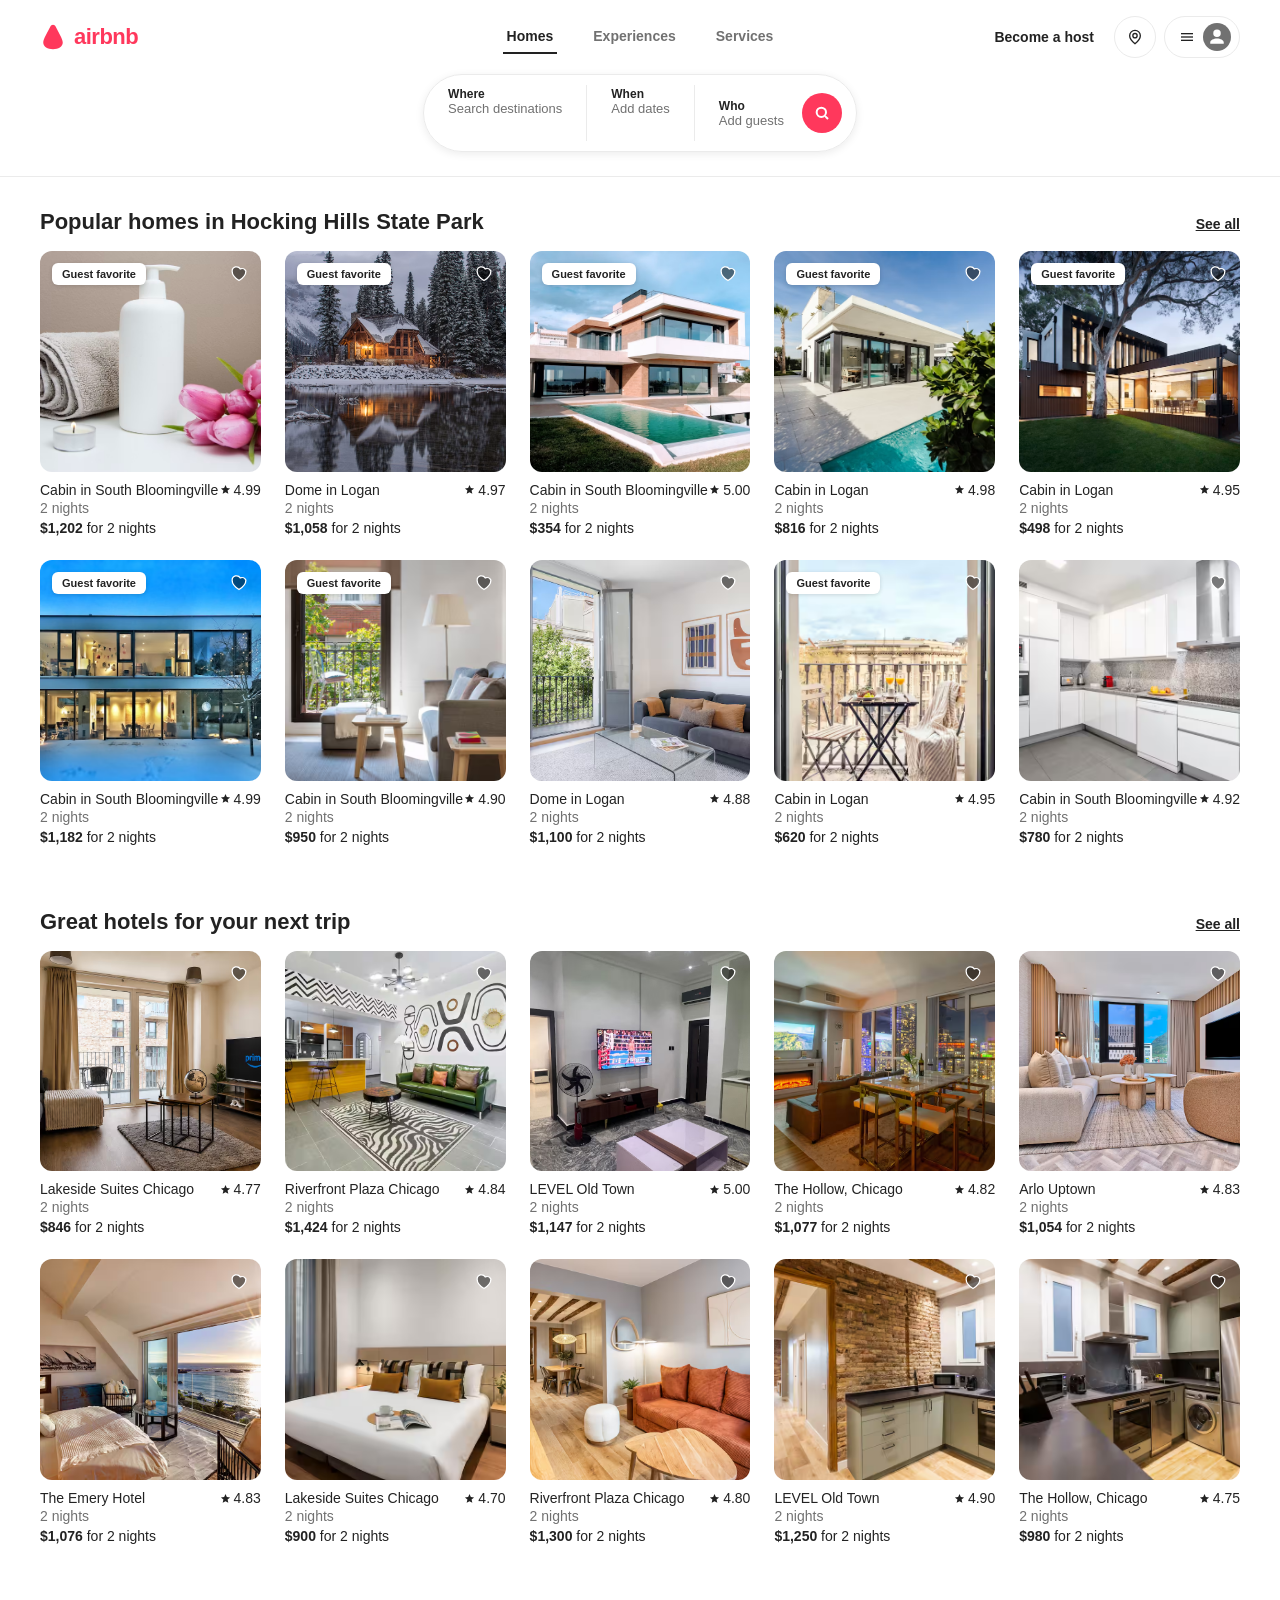
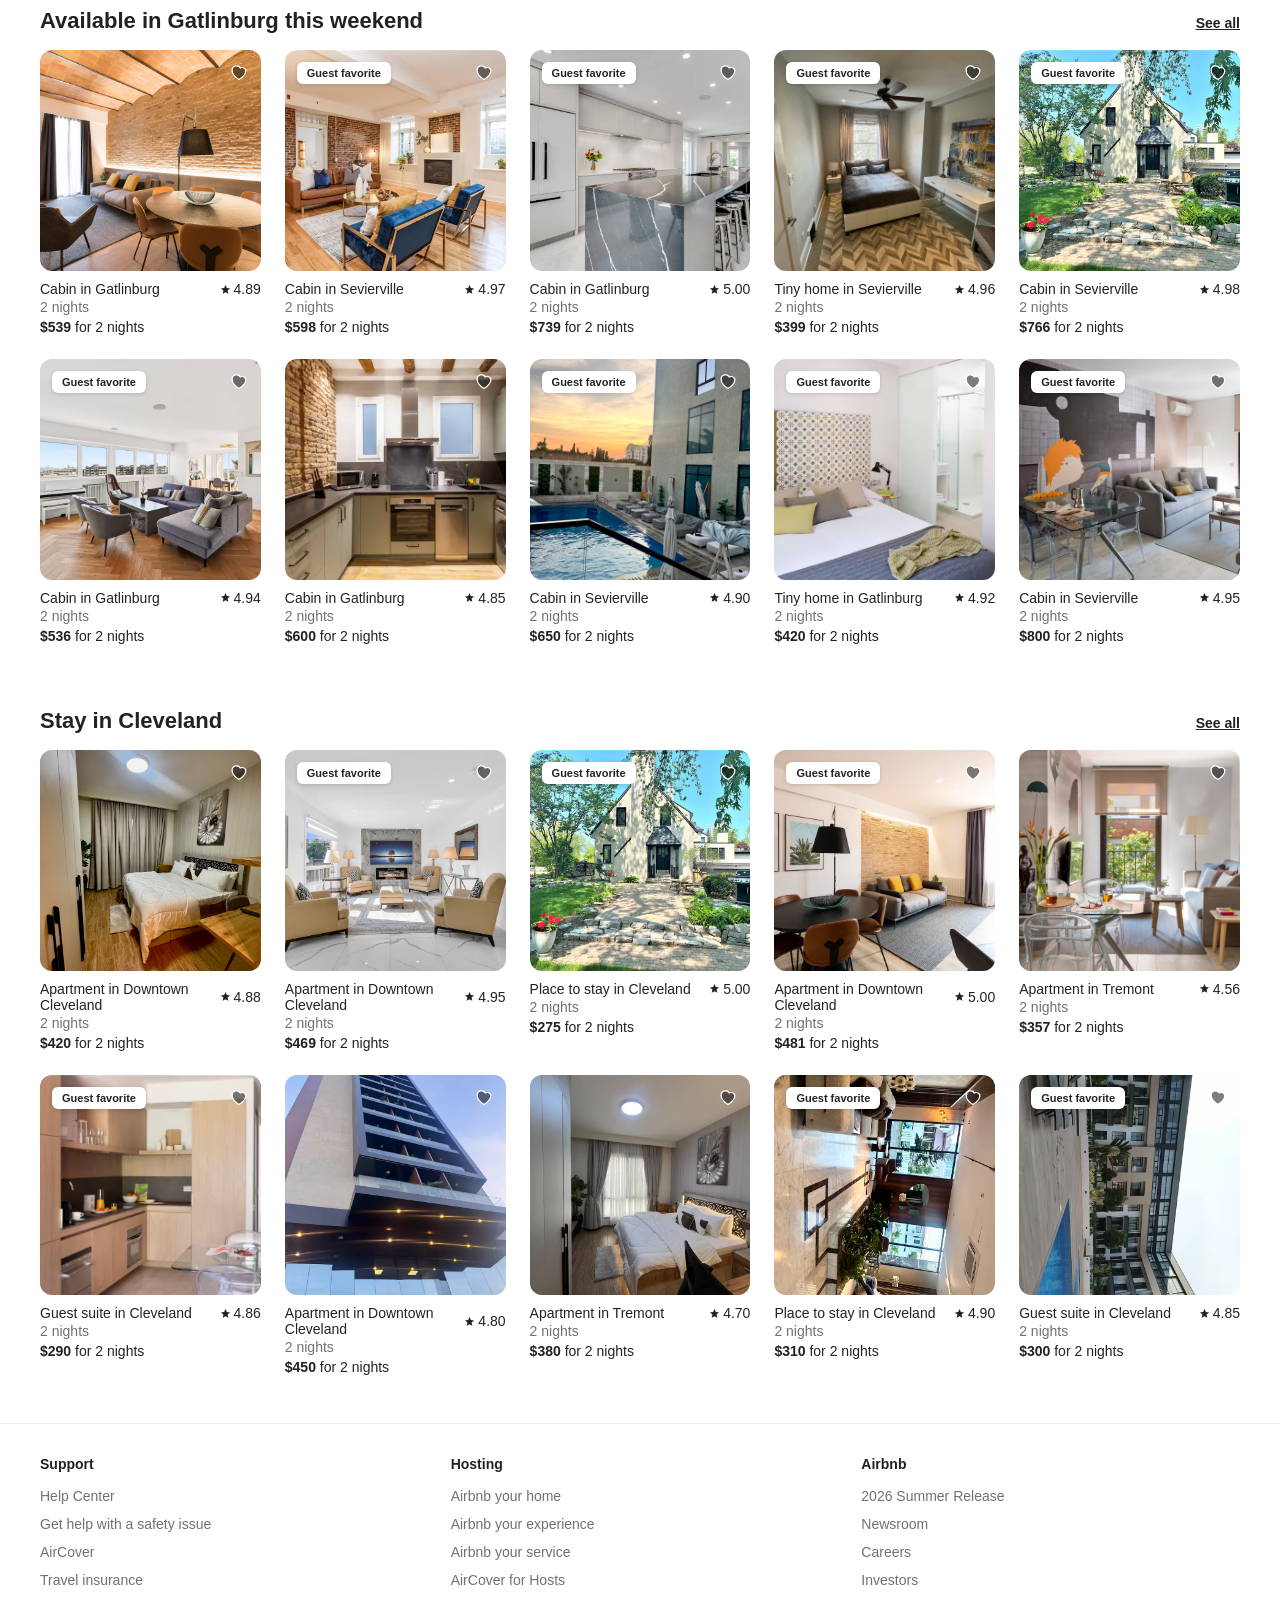
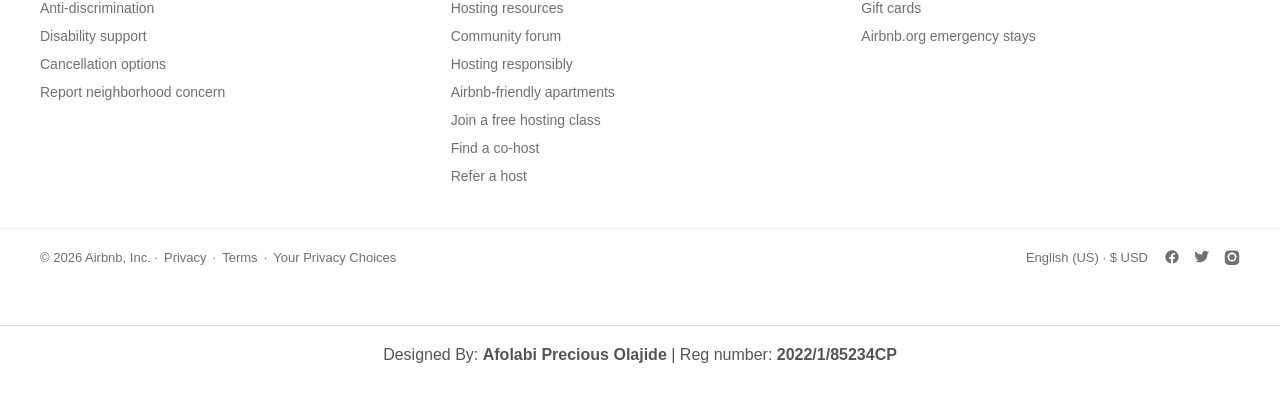
<file: index.html>
<!DOCTYPE html>
<html lang="en">
<head>
<meta charset="UTF-8">
<meta name="viewport" content="width=device-width, initial-scale=1.0">
<title>Airbnb | Vacation rentals, cabins, beach houses, & more</title>
<style>
  :root{
    --airbnb-red:#FF385C;
    --airbnb-red-dark:#D93B57;
    --ink:#222222;
    --gray:#717171;
    --gray-light:#B0B0B0;
    --line:#EBEBEB;
    --bg:#FFFFFF;
  }
  *{box-sizing:border-box;}
  body{
    margin:0;
    font-family:-apple-system,BlinkMacSystemFont,"Segoe UI",Roboto,Helvetica,Arial,sans-serif;
    color:var(--ink);
    background:var(--bg);
    -webkit-font-smoothing:antialiased;
  }
  a{color:inherit;text-decoration:none;}
  img{display:block;max-width:100%;}
  /* Header */
  header{border-bottom:1px solid var(--line);position:sticky;top:0;background:#fff;z-index:20;}
  .headerbar{display:grid;grid-template-columns:1fr auto 1fr;align-items:center;padding:16px 40px;max-width:1760px;margin:0 auto;gap:16px;}
  .logo{display:flex;align-items:center;gap:8px;font-weight:700;font-size:22px;color:var(--airbnb-red);letter-spacing:-.5px;}
  .logo svg{width:26px;height:26px;}
  .nav-tabs{display:flex;justify-content:center;gap:32px;}
  .nav-tabs a{font-size:14px;font-weight:600;color:var(--gray);padding:8px 4px;border-bottom:2px solid transparent;}
  .nav-tabs a.active{color:var(--ink);border-color:var(--ink);}
  .nav-tabs a:hover{color:var(--ink);}
  .header-right{display:flex;justify-content:flex-end;align-items:center;gap:8px;}
  .become-host{font-size:14px;font-weight:600;padding:12px 12px;border-radius:22px;white-space:nowrap;}
  .become-host:hover{background:#F7F7F7;}
  .icon-btn{width:42px;height:42px;border-radius:50%;border:1px solid var(--line);display:flex;align-items:center;justify-content:center;cursor:pointer;}
  .icon-btn:hover{box-shadow:0 2px 4px rgba(0,0,0,.18);}
  .icon-btn svg{width:16px;height:16px;color:var(--ink);}
  .profile-pill{display:flex;align-items:center;gap:8px;border:1px solid var(--line);border-radius:24px;padding:6px 8px 6px 14px;cursor:pointer;}
  .profile-pill:hover{box-shadow:0 2px 4px rgba(0,0,0,.18);}
  .profile-pill svg{width:16px;height:16px;}
  .profile-pill .avatar{width:28px;height:28px;border-radius:50%;background:#717171;display:flex;align-items:center;justify-content:center;}
  .profile-pill .avatar svg{width:18px;height:18px;color:#fff;}
  /* Search bar */
  .search-row{display:flex;justify-content:center;padding:0 40px 24px;}
  .search-pill{display:flex;align-items:stretch;border:1px solid var(--line);border-radius:40px;box-shadow:0 2px 8px rgba(0,0,0,.08);overflow:hidden;}
  .search-seg{padding:12px 24px;cursor:pointer;transition:background .15s;}
  .search-seg:hover{background:#F0F0F0;}
  .search-seg .label{font-size:12px;font-weight:700;}
  .search-seg .value{font-size:13px;color:var(--gray);}
  .search-seg.who{display:flex;align-items:center;gap:12px;padding-right:8px;}
  .search-btn{width:40px;height:40px;border-radius:50%;background:var(--airbnb-red);display:flex;align-items:center;justify-content:center;border:none;cursor:pointer;margin:6px;}
  .search-btn svg{width:16px;height:16px;color:#fff;}
  .divider-v{width:1px;background:var(--line);margin:10px 0;}
  /* Listing sections */
  .section{padding:32px 40px;max-width:1760px;margin:0 auto;}
  .section-head{display:flex;justify-content:space-between;align-items:baseline;margin-bottom:16px;}
  .section-head h2{font-size:22px;margin:0;font-weight:700;}
  .see-all{font-size:14px;font-weight:600;text-decoration:underline;white-space:nowrap;}
  .carousel{display:grid;grid-template-columns:repeat(6,1fr);gap:24px;}
  .card{cursor:pointer;}
  .card .thumb-wrap{position:relative;border-radius:12px;overflow:hidden;aspect-ratio:1/1;background:#f2f2f2;}
  .card .thumb-wrap img{width:100%;height:100%;object-fit:cover;}
  .badge{position:absolute;top:12px;left:12px;background:#fff;color:var(--ink);font-size:11px;font-weight:700;padding:5px 10px;border-radius:6px;box-shadow:0 1px 4px rgba(0,0,0,.15);}
  .heart{position:absolute;top:12px;right:12px;width:20px;height:20px;color:rgba(0,0,0,.5);}
  .card .meta{display:flex;justify-content:space-between;margin-top:10px;font-size:14px;}
  .card .title{font-weight:400;color:var(--ink);}
  .card .rating{display:flex;align-items:center;gap:3px;flex:0 0 auto;}
  .card .rating svg{width:11px;height:11px;fill:var(--ink);}
  .card .sub{color:var(--gray);font-size:14px;margin-top:2px;}
  .card .price{margin-top:4px;font-size:14px;}
  .card .price strong{font-weight:600;}
  @media(max-width:1400px){.carousel{grid-template-columns:repeat(5,1fr);}}
  @media(max-width:1180px){.carousel{grid-template-columns:repeat(4,1fr);}}
  @media(max-width:900px){.carousel{grid-template-columns:repeat(3,1fr);} .nav-tabs{display:none;}}
  @media(max-width:640px){.carousel{grid-template-columns:repeat(2,1fr);} .search-seg .label,.search-seg .value{font-size:11px;}}
  /* Footer */
  footer{border-top:1px solid var(--line);padding-top:32px;margin-top:16px;}
  .footer-grid{max-width:1760px;margin:0 auto;padding:0 40px 32px;display:grid;grid-template-columns:repeat(3,1fr);gap:32px;}
  .footer-col h5{font-size:14px;margin:0 0 16px;font-weight:600;}
  .footer-col ul{list-style:none;margin:0;padding:0;}
  .footer-col li{margin-bottom:12px;font-size:14px;color:var(--gray);}
  .footer-col a:hover{text-decoration:underline;}
  .footer-bottom{max-width:1760px;margin:0 auto;padding:20px 40px;border-top:1px solid var(--line);display:flex;flex-wrap:wrap;justify-content:space-between;align-items:center;gap:12px;font-size:13px;color:var(--gray);}
  .footer-bottom .legal{display:flex;gap:6px;flex-wrap:wrap;}
  .footer-bottom .right{display:flex;align-items:center;gap:16px;}
  .socials{display:flex;gap:14px;}
  .socials svg{width:16px;height:16px;color:var(--gray);}
  @media(max-width:860px){.footer-grid{grid-template-columns:1fr;}}
</style>
</head>
<body>
<header>
  <div class="headerbar">
    <div class="logo">
      <svg viewBox="0 0 32 32" fill="currentColor"><path d="M16 1c-1.4 0-2.6.9-3.2 2.2C9.6 9.8 4 18.4 4 22.8 4 27.9 9.4 31 16 31s12-3.1 12-8.2c0-4.4-5.6-13-8.8-19.6C18.6 1.9 17.4 1 16 1z"/></svg>
      airbnb
    </div>
    <nav class="nav-tabs">
      <a href="#" class="active">Homes</a>
      <a href="#">Experiences</a>
      <a href="#">Services</a>
    </nav>
    <div class="header-right">
      <a class="become-host" href="#">Become a host</a>
      <div class="icon-btn">
        <svg viewBox="0 0 24 24" fill="none" stroke="currentColor" stroke-width="2"><circle cx="12" cy="10" r="3.2"/><path d="M12 2a8 8 0 00-8 8c0 5.5 8 12 8 12s8-6.5 8-12a8 8 0 00-8-8z"/></svg>
      </div>
      <div class="profile-pill">
        <svg viewBox="0 0 24 24" fill="none" stroke="currentColor" stroke-width="2"><line x1="3" y1="7" x2="21" y2="7"/><line x1="3" y1="12" x2="21" y2="12"/><line x1="3" y1="17" x2="21" y2="17"/></svg>
        <div class="avatar"><svg viewBox="0 0 24 24" fill="currentColor"><path d="M12 12a5 5 0 100-10 5 5 0 000 10zm0 2c-4.4 0-9 2.2-9 5v2h18v-2c0-2.8-4.6-5-9-5z"/></svg></div>
      </div>
    </div>
  </div>
  <div class="search-row">
    <div class="search-pill">
      <div class="search-seg">
        <div class="label">Where</div>
        <div class="value">Search destinations</div>
      </div>
      <div class="divider-v"></div>
      <div class="search-seg">
        <div class="label">When</div>
        <div class="value">Add dates</div>
      </div>
      <div class="divider-v"></div>
      <div class="search-seg who">
        <div>
          <div class="label">Who</div>
          <div class="value">Add guests</div>
        </div>
        <button class="search-btn">
          <svg viewBox="0 0 24 24" fill="none" stroke="currentColor" stroke-width="3"><circle cx="11" cy="11" r="7"/><line x1="21" y1="21" x2="16.65" y2="16.65"/></svg>
        </button>
      </div>
    </div>
  </div>
</header>
<main id="listings"></main>
<footer>
  <div class="footer-grid">
    <div class="footer-col">
      <h5>Support</h5>
      <ul>
        <li><a href="Project.html">Help Center</a></li>
        <li><a href="#">Get help with a safety issue</a></li>
        <li><a href="#">AirCover</a></li>
        <li><a href="#">Travel insurance</a></li>
        <li><a href="#">Anti-discrimination</a></li>
        <li><a href="#">Disability support</a></li>
        <li><a href="#">Cancellation options</a></li>
        <li><a href="#">Report neighborhood concern</a></li>
      </ul>
    </div>
    <div class="footer-col">
      <h5>Hosting</h5>
      <ul>
        <li><a href="#">Airbnb your home</a></li>
        <li><a href="#">Airbnb your experience</a></li>
        <li><a href="#">Airbnb your service</a></li>
        <li><a href="#">AirCover for Hosts</a></li>
        <li><a href="#">Hosting resources</a></li>
        <li><a href="#">Community forum</a></li>
        <li><a href="#">Hosting responsibly</a></li>
        <li><a href="#">Airbnb-friendly apartments</a></li>
        <li><a href="#">Join a free hosting class</a></li>
        <li><a href="#">Find a co-host</a></li>
        <li><a href="#">Refer a host</a></li>
      </ul>
    </div>
    <div class="footer-col">
      <h5>Airbnb</h5>
      <ul>
        <li><a href="#">2026 Summer Release</a></li>
        <li><a href="#">Newsroom</a></li>
        <li><a href="#">Careers</a></li>
        <li><a href="#">Investors</a></li>
        <li><a href="#">Gift cards</a></li>
        <li><a href="#">Airbnb.org emergency stays</a></li>
      </ul>
    </div>
  </div>
  <div class="footer-bottom">
    <div class="legal">© 2026 Airbnb, Inc. · <a href="#">Privacy</a> · <a href="#">Terms</a> · <a href="#">Your Privacy Choices</a></div>
    <div class="right">
      <span>English (US) · $ USD</span>
      <div class="socials">
        <svg viewBox="0 0 24 24" fill="currentColor"><path d="M22 12a10 10 0 10-11.6 9.9v-7H7.9V12h2.5V9.8c0-2.5 1.5-3.9 3.8-3.9 1.1 0 2.2.2 2.2.2v2.4h-1.2c-1.2 0-1.6.8-1.6 1.6V12h2.8l-.4 2.9h-2.4v7A10 10 0 0022 12z"/></svg>
        <svg viewBox="0 0 24 24" fill="currentColor"><path d="M23 4.9c-.8.4-1.6.6-2.5.7.9-.5 1.6-1.4 1.9-2.4-.8.5-1.8.9-2.7 1.1a4.3 4.3 0 00-7.4 3.9A12.2 12.2 0 012 3.9a4.3 4.3 0 001.3 5.7c-.7 0-1.4-.2-2-.5v.1c0 2.1 1.5 3.8 3.4 4.2-.6.2-1.3.2-1.9.1.5 1.7 2.1 2.9 4 3A8.6 8.6 0 012 18.4 12.2 12.2 0 008.3 20c7.5 0 11.7-6.3 11.7-11.7v-.5c.8-.6 1.5-1.3 2-2.1z"/></svg>
        <svg viewBox="0 0 24 24" fill="currentColor"><path d="M12 2.2c3.2 0 3.6 0 4.9.1 1.2.1 2 .3 2.4.5a4.9 4.9 0 011.8 1.2 4.9 4.9 0 011.2 1.8c.2.4.4 1.2.5 2.4.1 1.3.1 1.7.1 4.9s0 3.6-.1 4.9c-.1 1.2-.3 2-.5 2.4a4.9 4.9 0 01-1.2 1.8 4.9 4.9 0 01-1.8 1.2c-.4.2-1.2.4-2.4.5-1.3.1-1.7.1-4.9.1s-3.6 0-4.9-.1c-1.2-.1-2-.3-2.4-.5a4.9 4.9 0 01-1.8-1.2 4.9 4.9 0 01-1.2-1.8c-.2-.4-.4-1.2-.5-2.4-.1-1.3-.1-1.7-.1-4.9s0-3.6.1-4.9c.1-1.2.3-2 .5-2.4a4.9 4.9 0 011.2-1.8 4.9 4.9 0 011.8-1.2c.4-.2 1.2-.4 2.4-.5C8.4 2.2 8.8 2.2 12 2.2zm0 3.1a6.7 6.7 0 100 13.4 6.7 6.7 0 000-13.4zm0 11a4.3 4.3 0 110-8.6 4.3 4.3 0 010 8.6zm7-11.3a1.6 1.6 0 11-3.1 0 1.6 1.6 0 013.1 0z"/></svg>
      </div>
    </div>
  </div>
</footer>
<script>
  const sections = [
    {
      title: "Popular homes in Hocking Hills State Park",
      listings: [
        { title: "Cabin in South Bloomingville", price: 1202, rating: 4.99, favorite: true, img: "prom1.avif" },
        { title: "Dome in Logan", price: 1058, rating: 4.97, favorite: true, img: "prom2.avif" },
        { title: "Cabin in South Bloomingville", price: 354, rating: 5.0, favorite: true, img: "prom3.avif" },
        { title: "Cabin in Logan", price: 816, rating: 4.98, favorite: true, img: "prom4.avif" },
        { title: "Cabin in Logan", price: 498, rating: 4.95, favorite: true, img: "prom5.avif" },
        { title: "Cabin in South Bloomingville", price: 1182, rating: 4.99, favorite: true, img: "prom6.avif" },
        { title: "Cabin in South Bloomingville", price: 950, rating: 4.90, favorite: true, img: "prom25.avif" },
        { title: "Dome in Logan", price: 1100, rating: 4.88, favorite: false, img: "prom26.avif" },
        { title: "Cabin in Logan", price: 620, rating: 4.95, favorite: true, img: "prom27.avif" },
        { title: "Cabin in South Bloomingville", price: 780, rating: 4.92, favorite: false, img: "prom28.avif" }
      ]
    },
    {
      title: "Great hotels for your next trip",
      listings: [
        { title: "Lakeside Suites Chicago", price: 846, rating: 4.77, favorite: false, img: "prom7.avif" },
        { title: "Riverfront Plaza Chicago", price: 1424, rating: 4.84, favorite: false, img: "prom8.avif" },
        { title: "LEVEL Old Town", price: 1147, rating: 5.0, favorite: false, img: "prom9.avif" },
        { title: "The Hollow, Chicago", price: 1077, rating: 4.82, favorite: false, img: "prom10.avif" },
        { title: "Arlo Uptown", price: 1054, rating: 4.83, favorite: false, img: "prom11.avif" },
        { title: "The Emery Hotel", price: 1076, rating: 4.83, favorite: false, img: "prom12.avif" },
        { title: "Lakeside Suites Chicago", price: 900, rating: 4.70, favorite: false, img: "prom29.avif" },
        { title: "Riverfront Plaza Chicago", price: 1300, rating: 4.80, favorite: false, img: "prom30.avif" },
        { title: "LEVEL Old Town", price: 1250, rating: 4.90, favorite: false, img: "prom31.avif" },
        { title: "The Hollow, Chicago", price: 980, rating: 4.75, favorite: false, img: "prom32.avif" }
      ]
    },
    {
      title: "Available in Gatlinburg this weekend",
      listings: [
        { title: "Cabin in Gatlinburg", price: 539, rating: 4.89, favorite: false, img: "prom13.avif" },
        { title: "Cabin in Sevierville", price: 598, rating: 4.97, favorite: true, img: "prom14.avif" },
        { title: "Cabin in Gatlinburg", price: 739, rating: 5.0, favorite: true, img: "prom15.webp" },
        { title: "Tiny home in Sevierville", price: 399, rating: 4.96, favorite: true, img: "prom16.avif" },
        { title: "Cabin in Sevierville", price: 766, rating: 4.98, favorite: true, img: "prom17.avif" },
        { title: "Cabin in Gatlinburg", price: 536, rating: 4.94, favorite: true, img: "prom18.avif" },
        { title: "Cabin in Gatlinburg", price: 600, rating: 4.85, favorite: false, img: "prom33.avif" },
        { title: "Cabin in Sevierville", price: 650, rating: 4.90, favorite: true, img: "sub1.avif" },
        { title: "Tiny home in Gatlinburg", price: 420, rating: 4.92, favorite: true, img: "prom35.avif" },
        { title: "Cabin in Sevierville", price: 800, rating: 4.95, favorite: true, img: "prom36.avif" }
      ]
    },
    {
      title: "Stay in Cleveland",
      listings: [
        { title: "Apartment in Downtown Cleveland", price: 420, rating: 4.88, favorite: false, img: "sub2.avif" },
        { title: "Apartment in Downtown Cleveland", price: 469, rating: 4.95, favorite: true, img: "prom20.avif" },
        { title: "Place to stay in Cleveland", price: 275, rating: 5.0, favorite: true, img: "prom21.avif" },
        { title: "Apartment in Downtown Cleveland", price: 481, rating: 5.0, favorite: true, img: "prom22.avif" },
        { title: "Apartment in Tremont", price: 357, rating: 4.56, favorite: false, img: "prom23.avif" },
        { title: "Guest suite in Cleveland", price: 290, rating: 4.86, favorite: true, img: "prom24.avif" },
        { title: "Apartment in Downtown Cleveland", price: 450, rating: 4.80, favorite: false, img: "sub3.avif" },
        { title: "Apartment in Tremont", price: 380, rating: 4.70, favorite: false, img: "sub4.avif" },
        { title: "Place to stay in Cleveland", price: 310, rating: 4.90, favorite: true, img: "sub5.avif" },
        { title: "Guest suite in Cleveland", price: 300, rating: 4.85, favorite: true, img: "sub6.avif" }
      ]
    }
  ];
  const starSvg = '<svg viewBox="0 0 24 24"><path d="M12 2l2.9 6.9L22 9.6l-5.5 4.7 1.7 7.2L12 17.8l-6.2 3.7 1.7-7.2L2 9.6l7.1-.7z"/></svg>';
  const heartSvg = '<svg class="heart" viewBox="0 0 32 32" fill="rgba(0,0,0,.5)" stroke="#fff" stroke-width="2"><path d="M16 28s-11-7-11-15a7 7 0 0113-3.5A7 7 0 0127 13c0 8-11 15-11 15z"/></svg>';
  const main = document.getElementById('listings');
  sections.forEach(sec => {
    const section = document.createElement('div');
    section.className = 'section';
    const head = document.createElement('div');
    head.className = 'section-head';
    head.innerHTML = `<h2>${sec.title}</h2><a class="see-all" href="#">See all</a>`;
    section.appendChild(head);
    const carousel = document.createElement('div');
    carousel.className = 'carousel';
    sec.listings.forEach(l => {
      const card = document.createElement('div');
      card.className = 'card';
      card.innerHTML = `
        <div class="thumb-wrap">
          <img src="${l.img}" alt="${l.title}" loading="lazy">
          ${l.favorite ? '<div class="badge">Guest favorite</div>' : ''}
          ${heartSvg}
        </div>
        <div class="meta">
          <div class="title">${l.title}</div>
          <div class="rating">${starSvg}<span>${l.rating.toFixed(2)}</span></div>
        </div>
        <div class="sub">2 nights</div>
        <div class="price"><strong>$${l.price.toLocaleString()}</strong> for 2 nights</div>
      `;
      carousel.appendChild(card);
    });
    section.appendChild(carousel);
    main.appendChild(section);
  });
</script>
<footer style="text-align: center; padding: 20px; border-top: 1px solid #ddd; margin-top: 40px; font-family: sans-serif;">
  <p style="margin: 0; color: #555;">
    Designed By: <strong>Afolabi Precious Olajide</strong> | Reg number: <strong>2022/1/85234CP</strong>
  </p>
  <a href="project.html" style="display: inline-block; margin-top: 10px; color: #008489; text-decoration: none; font-weight: bold;"></a>
</footer>
</body>
</html>
</file>
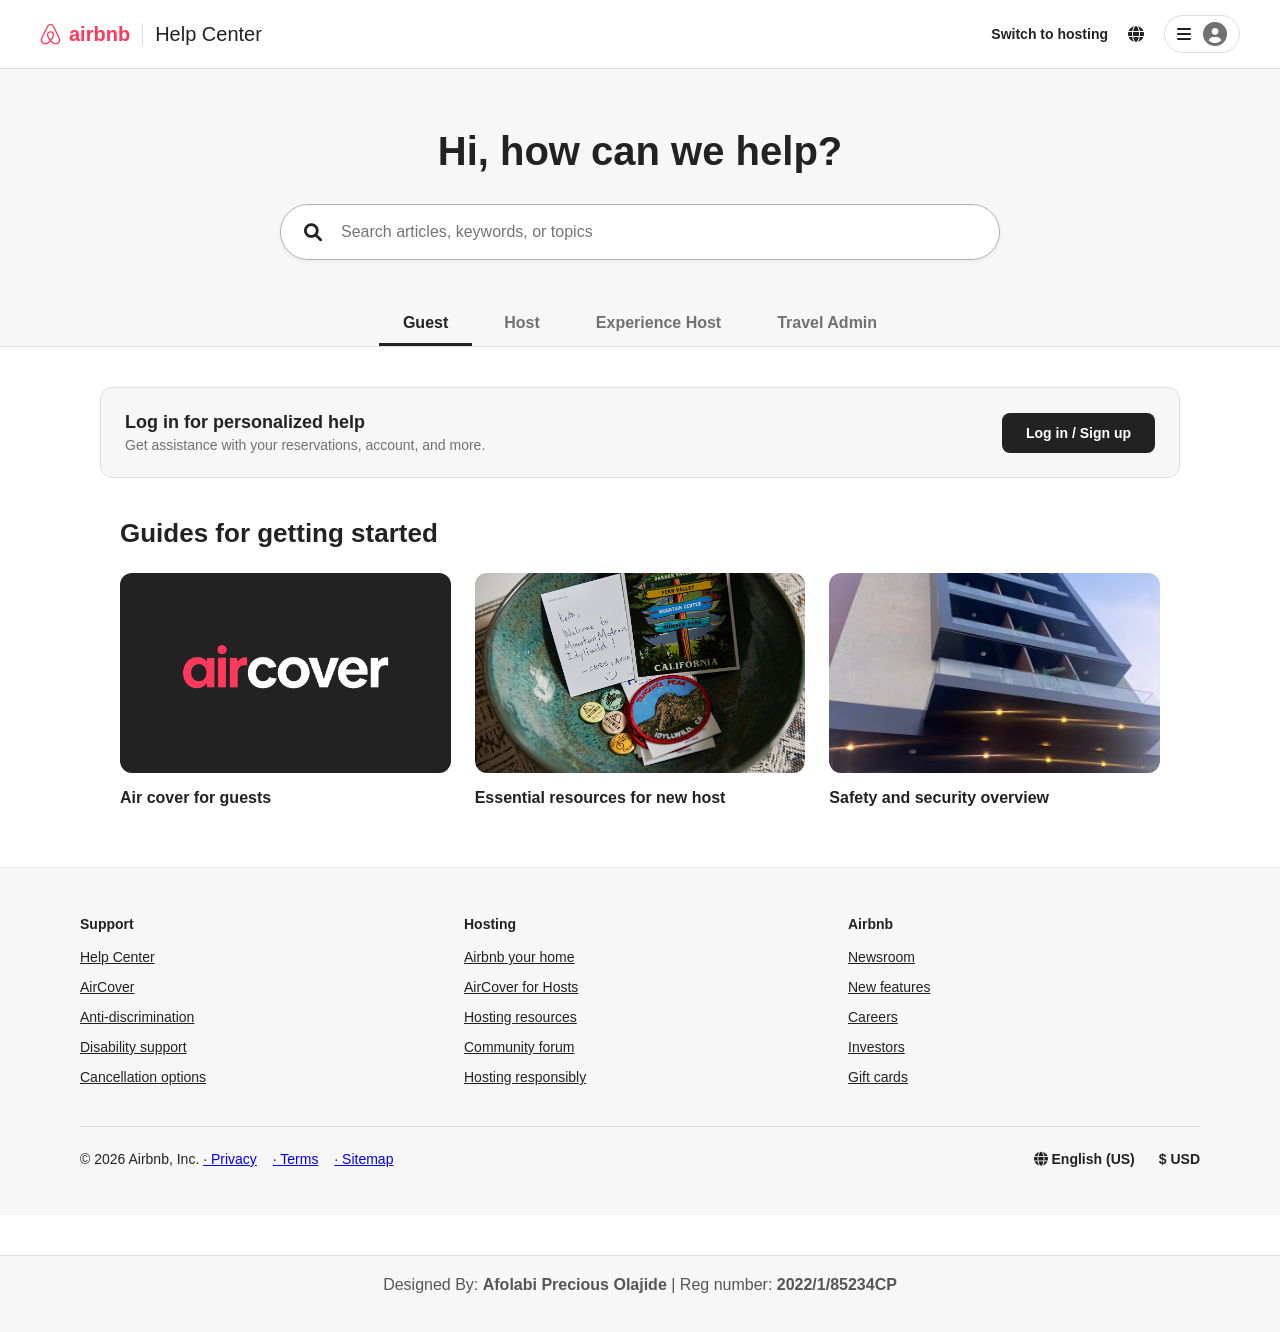
<file: index1.html>
<!DOCTYPE html>
<html lang="en">
<head>
    <meta charset="UTF-8">
    <meta name="viewport" content="width=device-width, initial-scale=1.0">
    <title>Help Center</title>
    <link rel="stylesheet" href="index1.css">
    <link rel="stylesheet" href="https://cdnjs.cloudflare.com/ajax/libs/font-awesome/6.0.0/css/all.min.css">
</head>
<body>

    <header class="header">
        <div class="logo">
            <i class="fa-brands fa-airbnb"></i>
            <span>airbnb</span>
            <span class="help-text">Help Center</span>
        </div>
        <nav class="nav-links">
            <a href="#" class="nav-item">Switch to hosting</a>
            <i class="fa-solid fa-globe lang-icon"></i>
            <div class="profile-menu">
                <i class="fa-solid fa-bars"></i>
                <i class="fa-solid fa-circle-user profile-icon"></i>
            </div>
        </nav>
    </header>

    <section class="hero">
        <h1>Hi, how can we help?</h1>
        <div class="search-container">
            <i class="fa-solid fa-magnifying-glass search-icon"></i>
            <input type="text" placeholder="Search articles, keywords, or topics">
        </div>
    </section>

    <div class="tabs-container">
        <button class="tab active">Guest</button>
        <button class="tab">Host</button>
        <button class="tab">Experience Host</button>
        <button class="tab">Travel Admin</button>
    </div>

    <section class="login-banner">
        <div class="banner-text">
            <h2>Log in for personalized help</h2>
            <p>Get assistance with your reservations, account, and more.</p>
        </div>
        <a href="Project3.html" style="text-decoration: none;">
            <button class="login-btn">Log in / Sign up</button>
        </a>
    </section>

    <main class="main-content">
        <h2>Guides for getting started</h2>
        
        <div class="grid-container">
            <div class="guide-card">
                <img src="help1.png" alt="Getting started">
                <h3>Air cover for guests</h3>
            </div>
            <div class="guide-card">
                <img src="help2.jpg" alt="Access info">
                <h3>Essential resources for new host</h3>
            </div>
            <div class="guide-card">
                <img src="sub3.avif" alt="Safety help">
                <h3>Safety and security overview</h3>
            </div>
        </div>
    </main>
    

    <footer>
        <div class="footer-links">
            <div class="footer-column">
                <h3>Support</h3>
                <ul>
                    <li><a href="Project.html">Help Center</a></li>
                    <li><a href="#">AirCover</a></li>
                    <li><a href="#">Anti-discrimination</a></li>
                    <li><a href="#">Disability support</a></li>
                    <li><a href="#">Cancellation options</a></li>
                </ul>
            </div>
            <div class="footer-column">
                <h3>Hosting</h3>
                <ul>
                    <li><a href="#">Airbnb your home</a></li>
                    <li><a href="#">AirCover for Hosts</a></li>
                    <li><a href="#">Hosting resources</a></li>
                    <li><a href="#">Community forum</a></li>
                    <li><a href="#">Hosting responsibly</a></li>
                </ul>
            </div>
            <div class="footer-column">
                <h3>Airbnb</h3>
                <ul>
                    <li><a href="#">Newsroom</a></li>
                    <li><a href="#">New features</a></li>
                    <li><a href="#">Careers</a></li>
                    <li><a href="#">Investors</a></li>
                    <li><a href="#">Gift cards</a></li>
                </ul>
            </div>
        </div>
        <div class="footer-bottom">
            <div class="footer-legal">
                <span>© 2026 Airbnb, Inc.</span>
                <a href="#">· Privacy</a>
                <a href="#">· Terms</a>
                <a href="#">· Sitemap</a>
            </div>
            <div class="footer-settings">
                <span><i class="fa-solid fa-globe"></i> English (US)</span>
                <span>$ USD</span>
            </div>
        </div>
    </footer>

    <div class="mobile-nav">
        <div class="mobile-nav-item active">
            <i class="fa-solid fa-magnifying-glass"></i>
            <span>Explore</span>
        </div>
        <div class="mobile-nav-item">
            <i class="fa-regular fa-heart"></i>
            <span>Wishlists</span>
        </div>
        <div class="mobile-nav-item">
            <i class="fa-regular fa-user"></i>
            <span>Log in</span>
        </div>
    </div>
<footer style="text-align: center; padding: 20px; border-top: 1px solid #ddd; margin-top: 40px; font-family: sans-serif;">
  <p style="margin: 0; color: #555;">
    Designed By: <strong>Afolabi Precious Olajide</strong> | Reg number: <strong>2022/1/85234CP</strong>
  </p>
  <a href="project.html" style="display: inline-block; margin-top: 10px; color: #008489; text-decoration: none; font-weight: bold;"></a>
</footer>
</body>
</html>

</body>
</html>
</file>
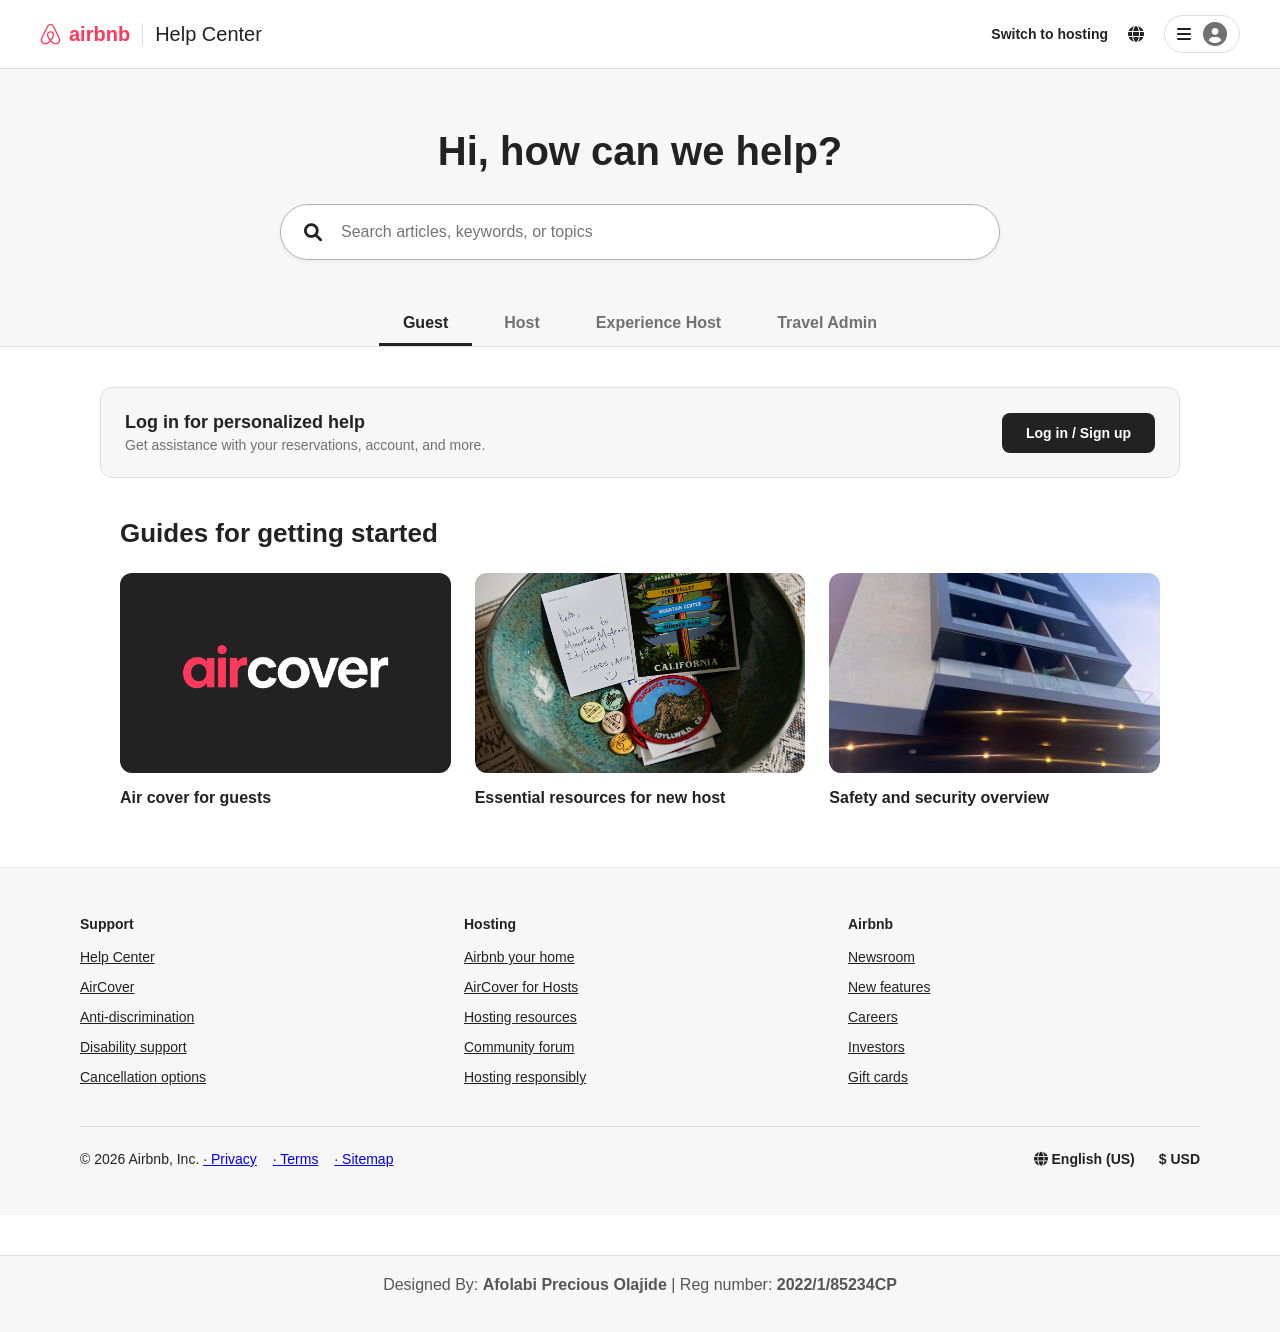
<file: Project.html>
<!DOCTYPE html>
<html lang="en">
<head>
    <meta charset="UTF-8">
    <meta name="viewport" content="width=device-width, initial-scale=1.0">
    <title>Help Center</title>
    <link rel="stylesheet" href="Project.css">
    <link rel="stylesheet" href="https://cdnjs.cloudflare.com/ajax/libs/font-awesome/6.0.0/css/all.min.css">
</head>
<body>

    <header class="header">
        <div class="logo">
            <i class="fa-brands fa-airbnb"></i>
            <span>airbnb</span>
            <span class="help-text">Help Center</span>
        </div>
        <nav class="nav-links">
            <a href="#" class="nav-item">Switch to hosting</a>
            <i class="fa-solid fa-globe lang-icon"></i>
            <div class="profile-menu">
                <i class="fa-solid fa-bars"></i>
                <i class="fa-solid fa-circle-user profile-icon"></i>
            </div>
        </nav>
    </header>

    <section class="hero">
        <h1>Hi, how can we help?</h1>
        <div class="search-container">
            <i class="fa-solid fa-magnifying-glass search-icon"></i>
            <input type="text" placeholder="Search articles, keywords, or topics">
        </div>
    </section>

    <div class="tabs-container">
        <button class="tab active">Guest</button>
        <button class="tab">Host</button>
        <button class="tab">Experience Host</button>
        <button class="tab">Travel Admin</button>
    </div>

    <section class="login-banner">
        <div class="banner-text">
            <h2>Log in for personalized help</h2>
            <p>Get assistance with your reservations, account, and more.</p>
        </div>
        <a href="Project3.html" style="text-decoration: none;">
            <button class="login-btn">Log in / Sign up</button>
        </a>
    </section>

    <main class="main-content">
        <h2>Guides for getting started</h2>
        
        <div class="grid-container">
            <div class="guide-card">
                <img src="help1.png" alt="Getting started">
                <h3>Air cover for guests</h3>
            </div>
            <div class="guide-card">
                <img src="help2.jpg" alt="Access info">
                <h3>Essential resources for new host</h3>
            </div>
            <div class="guide-card">
                <img src="sub3.avif" alt="Safety help">
                <h3>Safety and security overview</h3>
            </div>
        </div>
    </main>
    

    <footer>
        <div class="footer-links">
            <div class="footer-column">
                <h3>Support</h3>
                <ul>
                    <li><a href="Project.html">Help Center</a></li>
                    <li><a href="#">AirCover</a></li>
                    <li><a href="#">Anti-discrimination</a></li>
                    <li><a href="#">Disability support</a></li>
                    <li><a href="#">Cancellation options</a></li>
                </ul>
            </div>
            <div class="footer-column">
                <h3>Hosting</h3>
                <ul>
                    <li><a href="#">Airbnb your home</a></li>
                    <li><a href="#">AirCover for Hosts</a></li>
                    <li><a href="#">Hosting resources</a></li>
                    <li><a href="#">Community forum</a></li>
                    <li><a href="#">Hosting responsibly</a></li>
                </ul>
            </div>
            <div class="footer-column">
                <h3>Airbnb</h3>
                <ul>
                    <li><a href="#">Newsroom</a></li>
                    <li><a href="#">New features</a></li>
                    <li><a href="#">Careers</a></li>
                    <li><a href="#">Investors</a></li>
                    <li><a href="#">Gift cards</a></li>
                </ul>
            </div>
        </div>
        <div class="footer-bottom">
            <div class="footer-legal">
                <span>© 2026 Airbnb, Inc.</span>
                <a href="#">· Privacy</a>
                <a href="#">· Terms</a>
                <a href="#">· Sitemap</a>
            </div>
            <div class="footer-settings">
                <span><i class="fa-solid fa-globe"></i> English (US)</span>
                <span>$ USD</span>
            </div>
        </div>
    </footer>

    <div class="mobile-nav">
        <div class="mobile-nav-item active">
            <i class="fa-solid fa-magnifying-glass"></i>
            <span>Explore</span>
        </div>
        <div class="mobile-nav-item">
            <i class="fa-regular fa-heart"></i>
            <span>Wishlists</span>
        </div>
        <div class="mobile-nav-item">
            <i class="fa-regular fa-user"></i>
            <span>Log in</span>
        </div>
    </div>
<footer style="text-align: center; padding: 20px; border-top: 1px solid #ddd; margin-top: 40px; font-family: sans-serif;">
  <p style="margin: 0; color: #555;">
    Designed By: <strong>Afolabi Precious Olajide</strong> | Reg number: <strong>2022/1/85234CP</strong>
  </p>
  <a href="project.html" style="display: inline-block; margin-top: 10px; color: #008489; text-decoration: none; font-weight: bold;"></a>
</footer>
</body>
</html>

</body>
</html>
</file>
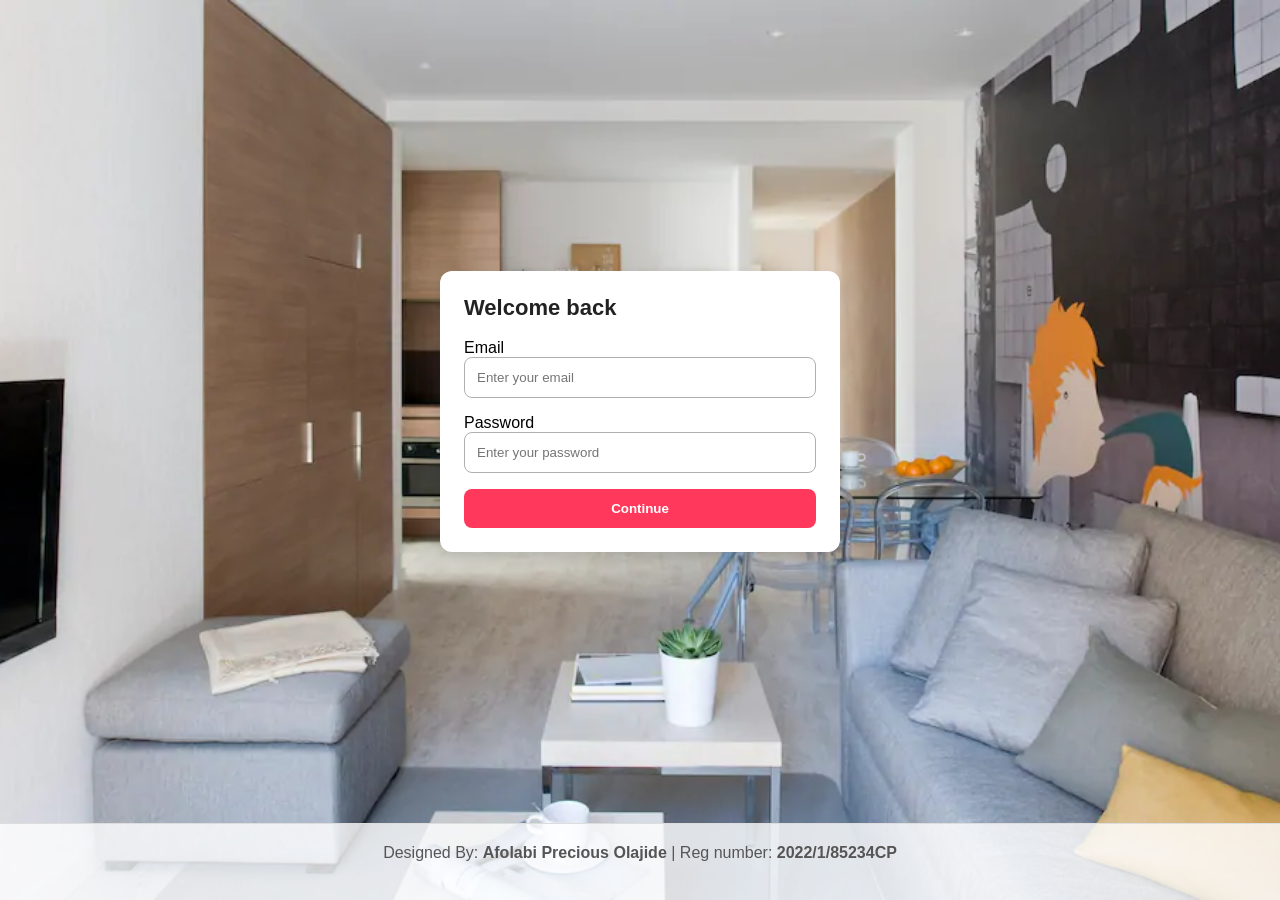
<file: Project3.html>
<!DOCTYPE html>
<html lang="en">
<head>
    <meta charset="UTF-8">
    <meta name="viewport" content="width=device-width, initial-scale=1.0">
    <title>Sign In</title>
    <style>
        body {
            font-family: -apple-system, BlinkMacSystemFont, "Segoe UI", Roboto, Helvetica, Arial, sans-serif;
            background-color: #f7f7f7;
            margin: 0;
            min-height: 100vh; /* Ensures body takes full screen height */
            display: flex;
            flex-direction: column; /* Stacks items top to bottom */
            background-image: url("prom34.webp");
            background-size: cover;
            background-position: center;
        }
        
        /* This container forces the login box to take up the middle space */
        .content-wrapper {
            flex: 1;
            display: flex;
            justify-content: center;
            align-items: center;
        }

        .login-container {
            background-color: #ffffff;
            padding: 24px;
            border-radius: 12px;
            box-shadow: 0 4px 12px rgba(0, 0, 0, 0.1);
            width: 100%;
            max-width: 400px;
            box-sizing: border-box;
        }
        
        /* Your existing styles for h2, input, etc. remain the same */
        h2 { margin-top: 0; color: #222222; font-size: 22px; }
        .form-group { margin-bottom: 16px; }
        input[type="email"], input[type="password"] { width: 100%; padding: 12px; border: 1px solid #b0b0b0; border-radius: 8px; box-sizing: border-box; }
        .submit-btn { width: 100%; padding: 12px; background-color: #ff385c; color: white; border: none; border-radius: 8px; font-weight: 600; cursor: pointer; }
    </style>
</head>
<body>

    <!-- Everything inside this div stays centered in the middle of the screen -->
    <div class="content-wrapper">
        <div class="login-container">
            <h2>Welcome back</h2>
            <form action="index.html" method="POST">
                <div class="form-group">
                    <label for="email">Email</label>
                    <input type="email" id="email" name="email" required placeholder="Enter your email">
                </div>
                <div class="form-group">
                    <label for="password">Password</label>
                    <input type="password" id="password" name="password" required placeholder="Enter your password">
                </div>
                <button type="submit" class="submit-btn">Continue</button>
            </form>
        </div>
    </div>

    <!-- The footer is now pushed to the absolute bottom -->
    <footer style="text-align: center; padding: 20px; background: rgba(255,255,255,0.8); border-top: 1px solid #ddd; font-family: sans-serif;">
      <p style="margin: 0; color: #555;">
        Designed By: <strong>Afolabi Precious Olajide</strong> | Reg number: <strong>2022/1/85234CP</strong>
      </p>
      <a href="" style="display: inline-block; margin-top: 10px; color: #008489; text-decoration: none; font-weight: bold;"></a>
    </footer>

</body>
</html>
</file>
<file: index1.css>
/* RESET & FONTS */
* {
    margin: 0;
    padding: 0;
    box-sizing: border-box;
    font-family: -apple-system, BlinkMacSystemFont, Roboto, "Helvetica Neue", sans-serif;
}

body {
    color: #222222;
    background-color: #ffffff;
}

/* 1. HEADER */
.header {
    display: flex;
    justify-content: space-between;
    align-items: center;
    padding: 15px 40px;
    border-bottom: 1px solid #dddddd;
    position: sticky;
    top: 0;
    background: #fff;
    z-index: 100;
}

.logo {
    display: flex;
    align-items: center;
    color: #FF385C;
    font-size: 24px;
    font-weight: bold;
    cursor: pointer;
}

.logo span {
    margin-left: 8px;
    font-size: 20px;
}

.logo .help-text {
    color: #222222;
    font-weight: 500;
    border-left: 1px solid #dddddd;
    padding-left: 12px;
    margin-left: 12px;
}

.nav-links {
    display: flex;
    align-items: center;
    gap: 20px;
}

.nav-item {
    text-decoration: none;
    color: #222222;
    font-size: 14px;
    font-weight: 600;
}

.lang-icon {
    font-size: 16px;
    cursor: pointer;
    color: #222222;
}

.profile-menu {
    display: flex;
    align-items: center;
    gap: 12px;
    border: 1px solid #dddddd;
    padding: 6px 12px;
    border-radius: 21px;
    cursor: pointer;
    transition: box-shadow 0.2s ease;
}

.profile-menu:hover {
    box-shadow: 0 2px 4px rgba(0,0,0,0.1);
}

.profile-icon {
    font-size: 24px;
    color: #717171;
}

/* 2. HERO SECTION */
.hero {
    text-align: center;
    padding: 60px 20px 40px 20px;
    background-color: #f7f7f7;
}

.hero h1 {
    font-size: 40px;
    font-weight: 600;
    margin-bottom: 30px;
}

.search-container {
    position: relative;
    max-width: 720px;
    margin: 0 auto;
}

.search-icon {
    position: absolute;
    left: 24px;
    top: 50%;
    transform: translateY(-50%);
    color: #222222;
    font-size: 18px;
}

.search-container input {
    width: 100%;
    padding: 18px 24px 18px 60px;
    border-radius: 32px;
    border: 1px solid #b0b0b0;
    font-size: 16px;
    box-shadow: 0px 2px 4px rgba(0, 0, 0, 0.05);
    outline: none;
}

.search-container input:focus {
    border-color: #222222;
}

/* 3. TABS */
.tabs-container {
    display: flex;
    justify-content: center;
    gap: 8px;
    border-bottom: 1px solid #dddddd;
    background-color: #f7f7f7;
}

.tab {
    padding: 14px 24px;
    border: none;
    background: none;
    font-size: 16px;
    font-weight: 600;
    color: #717171;
    cursor: pointer;
    position: relative;
}

.tab:hover {
    color: #222222;
}

.tab.active {
    color: #222222;
}

.tab.active::after {
    content: '';
    position: absolute;
    bottom: 0;
    left: 0;
    width: 100%;
    height: 3px;
    background-color: #222222;
}

/* 4. LOGIN BANNER */
.login-banner {
    max-width: 1080px;
    margin: 40px auto;
    padding: 24px;
    background-color: #f7f7f7;
    border-radius: 12px;
    display: flex;
    justify-content: space-between;
    align-items: center;
    border: 1px solid #dddddd;
}

.banner-text h2 {
    font-size: 18px;
    margin-bottom: 4px;
}

.banner-text p {
    color: #717171;
    font-size: 14px;
}

.login-btn {
    background-color: #222222;
    color: #fff;
    border: none;
    padding: 12px 24px;
    font-size: 14px;
    font-weight: 600;
    border-radius: 8px;
    cursor: pointer;
}

/* 5. GRID CONTENT */
.main-content {
    max-width: 1080px;
    margin: 40px auto;
    padding: 0 20px;
}

.main-content h2 {
    font-size: 26px;
    margin-bottom: 24px;
}

.grid-container {
    display: grid;
    grid-template-columns: repeat(auto-fit, minmax(300px, 1fr));
    gap: 24px;
}

.guide-card {
    cursor: pointer;
}

/* THIS BLOCKS STRETCHING OF LOCAL IMAGES */
.guide-card img {
    width: 100%;
    height: 200px;
    object-fit: cover;
    border-radius: 12px;
    margin-bottom: 12px;
    background-color: #eaeaea; /* Light gray box if image fails to load */
}

.guide-card h3 {
    font-size: 16px;
    font-weight: 600;
}
footer {
    background-color: #f7f7f7;
    border-top: 1px solid #ebebeb;
    padding: 48px 80px;
    margin-top: 60px;
}
.footer-links {
    display: grid;
    grid-template-columns: repeat(auto-fit, minmax(200px, 1fr));
    gap: 32px;
    padding-bottom: 40px;
    border-bottom: 1px solid #dddddd;
}
.footer-column h3 {
    font-size: 14px;
    font-weight: 600;
    margin-bottom: 16px;
}
.footer-column ul {
    list-style: none;
    display: flex;
    flex-direction: column;
    gap: 12px;
}
.footer-column li a {
    font-size: 14px;
    color: #222222;
}
.footer-column li a:hover {
    text-decoration: underline;
}

.footer-bottom {
    display: flex;
    justify-content: space-between;
    align-items: center;
    padding-top: 24px;
    font-size: 14px;
    color: #222222;
}
.footer-legal a {
    margin-right: 12px;
}
.footer-legal a:hover {
    text-decoration: underline;
}
.footer-settings {
    display: flex;
    gap: 24px;
    font-weight: 600;
}

/* --- MOBILE BOTTOM NAVIGATION --- */
.mobile-nav {
    display: none;
    position: fixed;
    bottom: 0;
    left: 0;
    right: 0;
    background: white;
    border-top: 1px solid #ededed;
    height: 65px;
    justify-content: space-around;
    align-items: center;
    z-index: 1000;
}
.mobile-nav-item {
    display: flex;
    flex-direction: column;
    align-items: center;
    font-size: 10px;
    color: #717171;
    font-weight: 600;
    gap: 4px;
}
.mobile-nav-item.active {
    color: #FF385C;
}
.mobile-nav-item i {
    font-size: 20px;
}

/* RESPONSIVE DESIGN */
@media (max-width: 768px) {
    .header {
        padding: 15px 20px;
    }
    .nav-item, .lang-icon {
        display: none;
    }
    .login-banner {
        flex-direction: column;
        align-items: flex-start;
        gap: 16px;
        margin: 20px;
    }
}
</file>
<file: Project.css>
/* RESET & FONTS */
* {
    margin: 0;
    padding: 0;
    box-sizing: border-box;
    font-family: -apple-system, BlinkMacSystemFont, Roboto, "Helvetica Neue", sans-serif;
}

body {
    color: #222222;
    background-color: #ffffff;
}

/* 1. HEADER */
.header {
    display: flex;
    justify-content: space-between;
    align-items: center;
    padding: 15px 40px;
    border-bottom: 1px solid #dddddd;
    position: sticky;
    top: 0;
    background: #fff;
    z-index: 100;
}

.logo {
    display: flex;
    align-items: center;
    color: #FF385C;
    font-size: 24px;
    font-weight: bold;
    cursor: pointer;
}

.logo span {
    margin-left: 8px;
    font-size: 20px;
}

.logo .help-text {
    color: #222222;
    font-weight: 500;
    border-left: 1px solid #dddddd;
    padding-left: 12px;
    margin-left: 12px;
}

.nav-links {
    display: flex;
    align-items: center;
    gap: 20px;
}

.nav-item {
    text-decoration: none;
    color: #222222;
    font-size: 14px;
    font-weight: 600;
}

.lang-icon {
    font-size: 16px;
    cursor: pointer;
    color: #222222;
}

.profile-menu {
    display: flex;
    align-items: center;
    gap: 12px;
    border: 1px solid #dddddd;
    padding: 6px 12px;
    border-radius: 21px;
    cursor: pointer;
    transition: box-shadow 0.2s ease;
}

.profile-menu:hover {
    box-shadow: 0 2px 4px rgba(0,0,0,0.1);
}

.profile-icon {
    font-size: 24px;
    color: #717171;
}

/* 2. HERO SECTION */
.hero {
    text-align: center;
    padding: 60px 20px 40px 20px;
    background-color: #f7f7f7;
}

.hero h1 {
    font-size: 40px;
    font-weight: 600;
    margin-bottom: 30px;
}

.search-container {
    position: relative;
    max-width: 720px;
    margin: 0 auto;
}

.search-icon {
    position: absolute;
    left: 24px;
    top: 50%;
    transform: translateY(-50%);
    color: #222222;
    font-size: 18px;
}

.search-container input {
    width: 100%;
    padding: 18px 24px 18px 60px;
    border-radius: 32px;
    border: 1px solid #b0b0b0;
    font-size: 16px;
    box-shadow: 0px 2px 4px rgba(0, 0, 0, 0.05);
    outline: none;
}

.search-container input:focus {
    border-color: #222222;
}

/* 3. TABS */
.tabs-container {
    display: flex;
    justify-content: center;
    gap: 8px;
    border-bottom: 1px solid #dddddd;
    background-color: #f7f7f7;
}

.tab {
    padding: 14px 24px;
    border: none;
    background: none;
    font-size: 16px;
    font-weight: 600;
    color: #717171;
    cursor: pointer;
    position: relative;
}

.tab:hover {
    color: #222222;
}

.tab.active {
    color: #222222;
}

.tab.active::after {
    content: '';
    position: absolute;
    bottom: 0;
    left: 0;
    width: 100%;
    height: 3px;
    background-color: #222222;
}

/* 4. LOGIN BANNER */
.login-banner {
    max-width: 1080px;
    margin: 40px auto;
    padding: 24px;
    background-color: #f7f7f7;
    border-radius: 12px;
    display: flex;
    justify-content: space-between;
    align-items: center;
    border: 1px solid #dddddd;
}

.banner-text h2 {
    font-size: 18px;
    margin-bottom: 4px;
}

.banner-text p {
    color: #717171;
    font-size: 14px;
}

.login-btn {
    background-color: #222222;
    color: #fff;
    border: none;
    padding: 12px 24px;
    font-size: 14px;
    font-weight: 600;
    border-radius: 8px;
    cursor: pointer;
}

/* 5. GRID CONTENT */
.main-content {
    max-width: 1080px;
    margin: 40px auto;
    padding: 0 20px;
}

.main-content h2 {
    font-size: 26px;
    margin-bottom: 24px;
}

.grid-container {
    display: grid;
    grid-template-columns: repeat(auto-fit, minmax(300px, 1fr));
    gap: 24px;
}

.guide-card {
    cursor: pointer;
}

/* THIS BLOCKS STRETCHING OF LOCAL IMAGES */
.guide-card img {
    width: 100%;
    height: 200px;
    object-fit: cover;
    border-radius: 12px;
    margin-bottom: 12px;
    background-color: #eaeaea; /* Light gray box if image fails to load */
}

.guide-card h3 {
    font-size: 16px;
    font-weight: 600;
}
footer {
    background-color: #f7f7f7;
    border-top: 1px solid #ebebeb;
    padding: 48px 80px;
    margin-top: 60px;
}
.footer-links {
    display: grid;
    grid-template-columns: repeat(auto-fit, minmax(200px, 1fr));
    gap: 32px;
    padding-bottom: 40px;
    border-bottom: 1px solid #dddddd;
}
.footer-column h3 {
    font-size: 14px;
    font-weight: 600;
    margin-bottom: 16px;
}
.footer-column ul {
    list-style: none;
    display: flex;
    flex-direction: column;
    gap: 12px;
}
.footer-column li a {
    font-size: 14px;
    color: #222222;
}
.footer-column li a:hover {
    text-decoration: underline;
}

.footer-bottom {
    display: flex;
    justify-content: space-between;
    align-items: center;
    padding-top: 24px;
    font-size: 14px;
    color: #222222;
}
.footer-legal a {
    margin-right: 12px;
}
.footer-legal a:hover {
    text-decoration: underline;
}
.footer-settings {
    display: flex;
    gap: 24px;
    font-weight: 600;
}

/* --- MOBILE BOTTOM NAVIGATION --- */
.mobile-nav {
    display: none;
    position: fixed;
    bottom: 0;
    left: 0;
    right: 0;
    background: white;
    border-top: 1px solid #ededed;
    height: 65px;
    justify-content: space-around;
    align-items: center;
    z-index: 1000;
}
.mobile-nav-item {
    display: flex;
    flex-direction: column;
    align-items: center;
    font-size: 10px;
    color: #717171;
    font-weight: 600;
    gap: 4px;
}
.mobile-nav-item.active {
    color: #FF385C;
}
.mobile-nav-item i {
    font-size: 20px;
}

/* RESPONSIVE DESIGN */
@media (max-width: 768px) {
    .header {
        padding: 15px 20px;
    }
    .nav-item, .lang-icon {
        display: none;
    }
    .login-banner {
        flex-direction: column;
        align-items: flex-start;
        gap: 16px;
        margin: 20px;
    }
}
</file>
